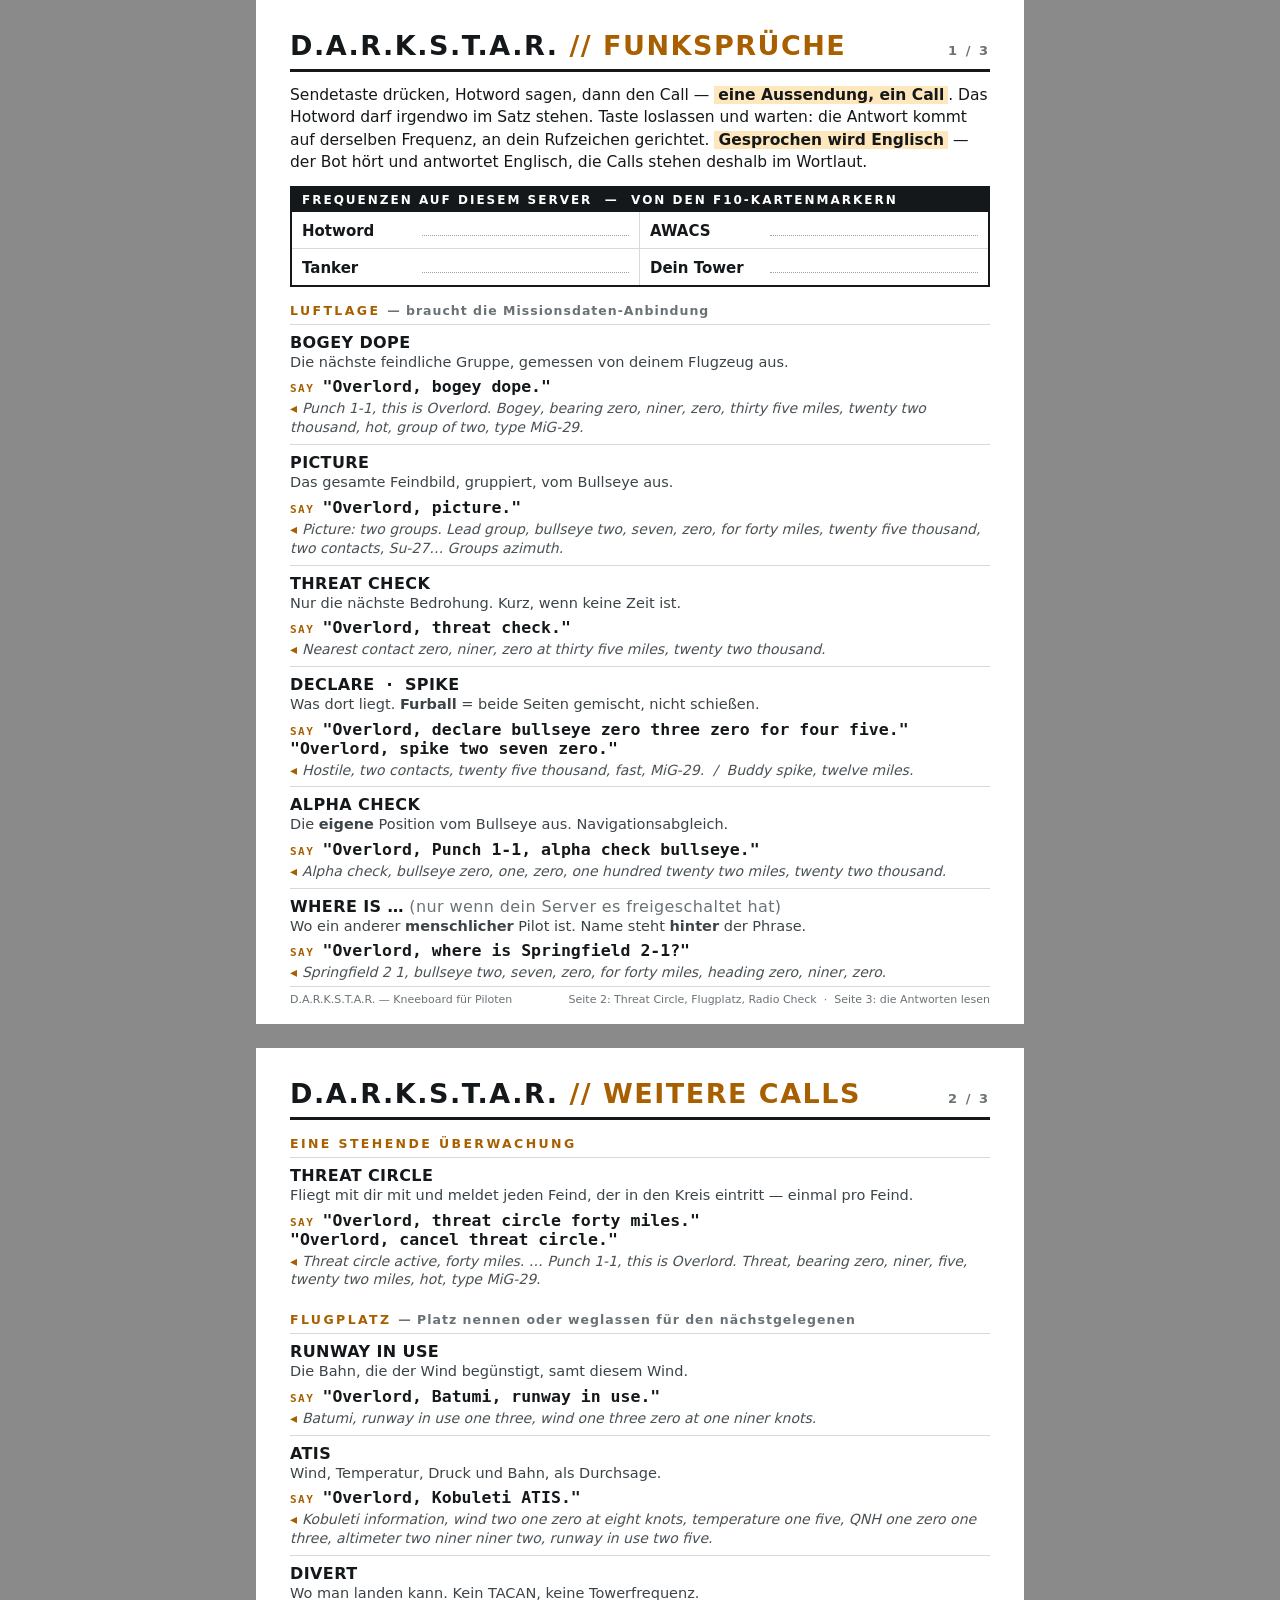
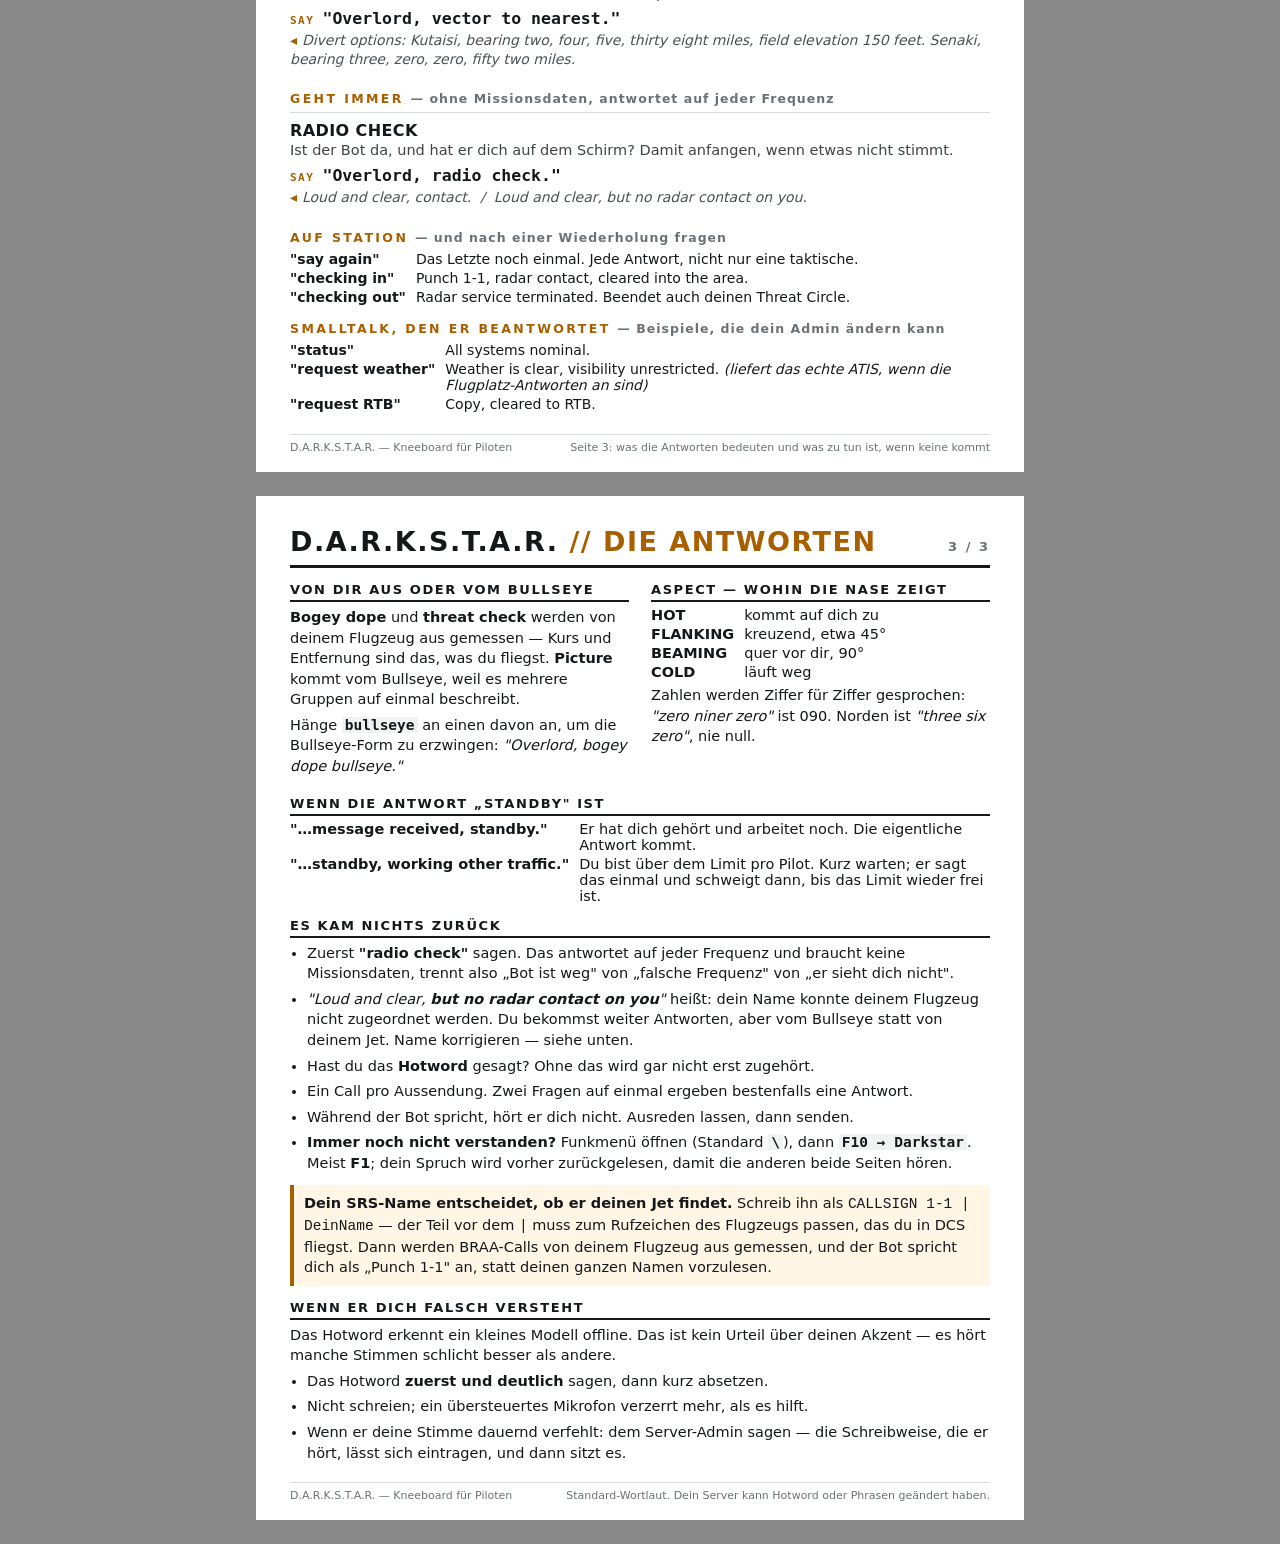
<file: docs/kneeboard/darkstar-kneeboard-de.html>
<!DOCTYPE html>
<html lang="de">
<head>
<meta charset="utf-8">
<title>D.A.R.K.S.T.A.R. Kneeboard (Deutsch)</title>
<!--
  Die Pilotenseite: was man dem Bot sagt und was zurueckkommt. Die deutsche Fassung.

  WICHTIG: Die Calls selbst bleiben Englisch. Der Bot hoert Englisch und antwortet Englisch -
  eine uebersetzte Ausloesephrase wuerde schlicht nicht erkannt. Uebersetzt ist alles, was
  erklaert; woertlich bleibt alles, was gesagt oder gehoert wird.

  This is the SOURCE. The two PNGs next to it are what goes into DCS, and build-kneeboard.sh
  regenerates them from this file - edit here, re-render, never edit the PNGs.

  Two pages at 768x1024 CSS pixels, rendered at twice that (1536x2048), which is the size DCS
  uses for a kneeboard page. Everything is sized for a cockpit rather than for a monitor: a
  kneeboard is read at a glance, at an angle, while somebody is shooting at you.

  Light background on purpose. It prints as a handout without emptying a cartridge, and it is the
  more legible of the two in a daylit cockpit; the project's dark interface colours would do the
  opposite of both.

  The frequency box is deliberately empty: frequencies are per server, and a number printed here
  that does not match your SRS is worse than a blank line. Fill it in before you hand this out -
  the values are on the F10 map markers the bot writes at mission start.
-->
<style>
  @page { size: 768px 1024px; margin: 0; }

  html, body { margin: 0; padding: 0; background: #8a8a8a; }

  body {
    font-family: "Segoe UI", Tahoma, "DejaVu Sans", Arial, sans-serif;
    color: #14181a;
    -webkit-font-smoothing: antialiased;
  }

  .page {
    position: relative;
    box-sizing: border-box;
    width: 768px;
    height: 1024px;
    padding: 30px 34px 26px;
    background: #ffffff;
    margin: 0 auto 24px;
    overflow: hidden;
  }

  /* Rendering one page at a time: the script below sets this from the URL fragment. With no
     fragment both pages are shown, which is what a browser or a print preview should do. */
  html.only-1 .page:not(#p1), html.only-2 .page:not(#p2),
  html.only-3 .page:not(#p3) { display: none; }
  html.only-1 .page, html.only-2 .page, html.only-3 .page { margin: 0 auto; }

  /* Measuring mode: the page grows with its content instead of clipping it, so the renderer can
     see whether anything would have been cut off. A kneeboard that silently loses its last two
     calls is worse than no kneeboard. */
  html.measure .page { height: auto; min-height: 0; }

  /* ---- masthead ---- */
  .top { display: flex; align-items: baseline; justify-content: space-between;
         border-bottom: 3px solid #14181a; padding-bottom: 8px; }
  .wordmark { font-size: 27px; font-weight: 700; letter-spacing: 1.5px; }
  .wordmark span { color: #a85f00; }
  .pagetag { white-space: nowrap; font-size: 13px; font-weight: 700; letter-spacing: 2px; color: #6a7276; }

  .lede { font-size: 15.5px; line-height: 1.45; margin: 12px 0 0; }
  .lede b { background: #ffe7bd; padding: 0 4px; }

  /* ---- the fill-in frequency box ---- */
  .freqbox { border: 2px solid #14181a; margin-top: 12px; }
  .freqbox h2 { margin: 0; font-size: 12px; letter-spacing: 2px; background: #14181a;
                color: #fff; padding: 5px 10px; font-weight: 700; }
  .freqrows { display: grid; grid-template-columns: 1fr 1fr; }
  .freqrow { display: flex; align-items: baseline; gap: 8px; padding: 8px 10px;
             border-top: 1px solid #d7dadb; font-size: 15px; }
  .freqrow:nth-child(1), .freqrow:nth-child(2) { border-top: 0; }
  .freqrow:nth-child(odd) { border-right: 1px solid #d7dadb; }
  .freqrow .who { font-weight: 700; min-width: 112px; }
  .freqrow .dots { flex: 1; border-bottom: 1px dotted #9aa1a4; height: 15px; }

  /* ---- call list ---- */
  h2.section { font-size: 12.5px; letter-spacing: 2.4px; color: #a85f00;
               margin: 16px 0 6px; font-weight: 700; }
  h2.section .need { color: #6a7276; letter-spacing: 1px; font-weight: 600; }

  .call { border-top: 1px solid #d7dadb; padding: 8px 0 7px; }
  .call:first-of-type { border-top: 2px solid #14181a; }
  .call .name { font-size: 16px; font-weight: 700; letter-spacing: 0.4px; }
  .call .what { font-size: 14.5px; color: #3c4448; margin-top: 1px; line-height: 1.35; }
  .say { font-family: Consolas, "DejaVu Sans Mono", monospace; font-size: 16.5px;
         font-weight: 700; margin-top: 5px; }
  .say::before { content: "SAY  "; color: #a85f00; font-size: 11px; letter-spacing: 1.5px; }
  .reply { font-size: 14px; color: #4a5155; font-style: italic; margin-top: 3px; line-height: 1.35; }
  .reply::before { content: "◂ "; font-style: normal; color: #a85f00; font-weight: 700; }
  .opt { font-style: normal; color: #6a7276; font-weight: 400; }

  /* ---- page 2 blocks ---- */
  .grid2 { display: grid; grid-template-columns: 1fr 1fr; gap: 0 22px; }
  .block { margin-top: 14px; }
  .block h3 { font-size: 13px; letter-spacing: 1.6px; margin: 0 0 5px;
              border-bottom: 2px solid #14181a; padding-bottom: 3px; }
  .block p, .block li { font-size: 14.5px; line-height: 1.42; margin: 5px 0; }
  .block ul { margin: 4px 0; padding-left: 17px; }
  .block code { font-family: Consolas, "DejaVu Sans Mono", monospace; font-weight: 700;
                background: #f0f2f3; padding: 0 3px; }
  .kv { display: grid; grid-template-columns: auto 1fr; gap: 3px 10px; font-size: 14.5px;
        margin-top: 4px; }
  .kv b { white-space: nowrap; }

  .warn { border-left: 4px solid #a85f00; background: #fff6e6; padding: 8px 10px; margin-top: 12px; }
  .warn p { margin: 0; font-size: 14.5px; line-height: 1.42; }

  .foot { position: absolute; left: 34px; right: 34px; bottom: 18px;
          border-top: 1px solid #d7dadb; padding-top: 6px;
          font-size: 11px; color: #6a7276; display: flex; justify-content: space-between; }
</style>
</head>
<body>

<!-- ======================= PAGE 1 — WHAT TO SAY ======================= -->
<section class="page" id="p1">
  <div class="top">
    <div class="wordmark">D.A.R.K.S.T.A.R. <span>// FUNKSPRÜCHE</span></div>
    <div class="pagetag">1 / 3</div>
  </div>

  <p class="lede">
    Sendetaste drücken, Hotword sagen, dann den Call — <b>eine Aussendung, ein Call</b>.
    Das Hotword darf irgendwo im Satz stehen. Taste loslassen und warten: die Antwort kommt auf
    derselben Frequenz, an dein Rufzeichen gerichtet. <b>Gesprochen wird Englisch</b> — der Bot
    hört und antwortet Englisch, die Calls stehen deshalb im Wortlaut.
  </p>

  <div class="freqbox">
    <h2>FREQUENZEN AUF DIESEM SERVER &nbsp;—&nbsp; VON DEN F10-KARTENMARKERN</h2>
    <div class="freqrows">
      <div class="freqrow"><span class="who">Hotword</span><span class="dots"></span></div>
      <div class="freqrow"><span class="who">AWACS</span><span class="dots"></span></div>
      <div class="freqrow"><span class="who">Tanker</span><span class="dots"></span></div>
      <div class="freqrow"><span class="who">Dein Tower</span><span class="dots"></span></div>
    </div>
  </div>

  <h2 class="section">LUFTLAGE <span class="need">— braucht die Missionsdaten-Anbindung</span></h2>

  <div class="call">
    <div class="name">BOGEY DOPE</div>
    <div class="what">Die nächste feindliche Gruppe, gemessen von deinem Flugzeug aus.</div>
    <div class="say">"Overlord, bogey dope."</div>
    <div class="reply">Punch 1-1, this is Overlord. Bogey, bearing zero, niner, zero, thirty five
      miles, twenty two thousand, hot, group of two, type MiG-29.</div>
  </div>

  <div class="call">
    <div class="name">PICTURE</div>
    <div class="what">Das gesamte Feindbild, gruppiert, vom Bullseye aus.</div>
    <div class="say">"Overlord, picture."</div>
    <div class="reply">Picture: two groups. Lead group, bullseye two, seven, zero, for forty miles,
      twenty five thousand, two contacts, Su-27… Groups azimuth.</div>
  </div>

  <div class="call">
    <div class="name">THREAT CHECK</div>
    <div class="what">Nur die nächste Bedrohung. Kurz, wenn keine Zeit ist.</div>
    <div class="say">"Overlord, threat check."</div>
    <div class="reply">Nearest contact zero, niner, zero at thirty five miles, twenty two thousand.</div>
  </div>

  <div class="call">
    <div class="name">DECLARE &nbsp;·&nbsp; SPIKE</div>
    <div class="what">Was dort liegt. <b>Furball</b> = beide Seiten gemischt, nicht schießen.</div>
    <div class="say">"Overlord, declare bullseye zero three zero for four five."<br>"Overlord, spike two seven zero."</div>
    <div class="reply">Hostile, two contacts, twenty five thousand, fast, MiG-29. &nbsp;/&nbsp; Buddy spike, twelve miles.</div>
  </div>

  <div class="call">
    <div class="name">ALPHA CHECK</div>
    <div class="what">Die <b>eigene</b> Position vom Bullseye aus. Navigationsabgleich.</div>
    <div class="say">"Overlord, Punch 1-1, alpha check bullseye."</div>
    <div class="reply">Alpha check, bullseye zero, one, zero, one hundred twenty two miles,
      twenty two thousand.</div>
  </div>


  <div class="call">
    <div class="name">WHERE IS …<span class="opt"> (nur wenn dein Server es freigeschaltet hat)</span></div>
    <div class="what">Wo ein anderer <b>menschlicher</b> Pilot ist. Name steht <b>hinter</b> der Phrase.</div>
    <div class="say">"Overlord, where is Springfield 2-1?"</div>
    <div class="reply">Springfield 2 1, bullseye two, seven, zero, for forty miles, heading zero, niner, zero.</div>
  </div>


  <div class="foot">
    <span>D.A.R.K.S.T.A.R. — Kneeboard für Piloten</span>
    <span>Seite 2: Threat Circle, Flugplatz, Radio Check &nbsp;·&nbsp; Seite 3: die Antworten lesen</span>
  </div>
</section>

<!-- ======================= PAGE 2 — POSITION, WATCH, AIRFIELD ======================= -->
<section class="page" id="p2">
  <div class="top">
    <div class="wordmark">D.A.R.K.S.T.A.R. <span>// WEITERE CALLS</span></div>
    <div class="pagetag">2 / 3</div>
  </div>

  <h2 class="section">EINE STEHENDE ÜBERWACHUNG</h2>

  <div class="call">
    <div class="name">THREAT CIRCLE</div>
    <div class="what">Fliegt mit dir mit und meldet jeden Feind, der in den Kreis eintritt — einmal pro Feind.</div>
    <div class="say">"Overlord, threat circle forty miles."<br>"Overlord, cancel threat circle."</div>
    <div class="reply">Threat circle active, forty miles. … Punch 1-1, this is Overlord. Threat,
      bearing zero, niner, five, twenty two miles, hot, type MiG-29.</div>
  </div>

  <h2 class="section">FLUGPLATZ <span class="need">— Platz nennen oder weglassen für den nächstgelegenen</span></h2>

  <div class="call">
    <div class="name">RUNWAY IN USE</div>
    <div class="what">Die Bahn, die der Wind begünstigt, samt diesem Wind.</div>
    <div class="say">"Overlord, Batumi, runway in use."</div>
    <div class="reply">Batumi, runway in use one three, wind one three zero at one niner knots.</div>
  </div>

  <div class="call">
    <div class="name">ATIS</div>
    <div class="what">Wind, Temperatur, Druck und Bahn, als Durchsage.</div>
    <div class="say">"Overlord, Kobuleti ATIS."</div>
    <div class="reply">Kobuleti information, wind two one zero at eight knots, temperature one five,
      QNH one zero one three, altimeter two niner niner two, runway in use two five.</div>
  </div>

  <div class="call">
    <div class="name">DIVERT</div>
    <div class="what">Wo man landen kann. Kein TACAN, keine Towerfrequenz.</div>
    <div class="say">"Overlord, vector to nearest."</div>
    <div class="reply">Divert options: Kutaisi, bearing two, four, five, thirty eight miles, field
      elevation 150 feet. Senaki, bearing three, zero, zero, fifty two miles.</div>
  </div>

  <h2 class="section">GEHT IMMER <span class="need">— ohne Missionsdaten, antwortet auf jeder Frequenz</span></h2>

  <div class="call">
    <div class="name">RADIO CHECK</div>
    <div class="what">Ist der Bot da, und hat er dich auf dem Schirm? Damit anfangen, wenn etwas
      nicht stimmt.</div>
    <div class="say">"Overlord, radio check."</div>
    <div class="reply">Loud and clear, contact. &nbsp;/&nbsp; Loud and clear, but no radar contact on you.</div>
  </div>

  <h2 class="section">AUF STATION <span class="need">— und nach einer Wiederholung fragen</span></h2>
  <div class="kv" style="font-size:14px;margin-top:6px">
    <b>"say again"</b><span>Das Letzte noch einmal. Jede Antwort, nicht nur eine taktische.</span>
    <b>"checking in"</b><span>Punch 1-1, radar contact, cleared into the area.</span>
    <b>"checking out"</b><span>Radar service terminated. Beendet auch deinen Threat Circle.</span>
  </div>

  <h2 class="section">SMALLTALK, DEN ER BEANTWORTET <span class="need">— Beispiele, die dein Admin ändern kann</span></h2>
  <div class="kv" style="font-size:14px;margin-top:6px">
    <b>"status"</b><span>All systems nominal.</span>
    <b>"request weather"</b><span>Weather is clear, visibility unrestricted. <i>(liefert das echte ATIS, wenn die Flugplatz-Antworten an sind)</i></span>
    <b>"request RTB"</b><span>Copy, cleared to RTB.</span>
  </div>

  <div class="foot">
    <span>D.A.R.K.S.T.A.R. — Kneeboard für Piloten</span>
    <span>Seite 3: was die Antworten bedeuten und was zu tun ist, wenn keine kommt</span>
  </div>
</section>

<!-- ======================= PAGE 3 — READING THE ANSWER ======================= -->
<section class="page" id="p3">
  <div class="top">
    <div class="wordmark">D.A.R.K.S.T.A.R. <span>// DIE ANTWORTEN</span></div>
    <div class="pagetag">3 / 3</div>
  </div>

  <div class="grid2">
    <div class="block">
      <h3>VON DIR AUS ODER VOM BULLSEYE</h3>
      <p><b>Bogey dope</b> und <b>threat check</b> werden von deinem Flugzeug aus gemessen — Kurs
        und Entfernung sind das, was du fliegst. <b>Picture</b> kommt vom Bullseye, weil es mehrere
        Gruppen auf einmal beschreibt.</p>
      <p>Hänge <code>bullseye</code> an einen davon an, um die Bullseye-Form zu erzwingen:
        <i>"Overlord, bogey dope bullseye."</i></p>
    </div>

    <div class="block">
      <h3>ASPECT — WOHIN DIE NASE ZEIGT</h3>
      <div class="kv">
        <b>HOT</b><span>kommt auf dich zu</span>
        <b>FLANKING</b><span>kreuzend, etwa 45°</span>
        <b>BEAMING</b><span>quer vor dir, 90°</span>
        <b>COLD</b><span>läuft weg</span>
      </div>
      <p>Zahlen werden Ziffer für Ziffer gesprochen: <i>"zero niner zero"</i> ist 090. Norden ist
        <i>"three six zero"</i>, nie null.</p>
    </div>
  </div>

  <div class="block">
    <h3>WENN DIE ANTWORT „STANDBY" IST</h3>
    <div class="kv">
      <b>"…message received, standby."</b>
      <span>Er hat dich gehört und arbeitet noch. Die eigentliche Antwort kommt.</span>
      <b>"…standby, working other traffic."</b>
      <span>Du bist über dem Limit pro Pilot. Kurz warten; er sagt das einmal und schweigt dann,
        bis das Limit wieder frei ist.</span>
    </div>
  </div>

  <div class="block">
    <h3>ES KAM NICHTS ZURÜCK</h3>
    <ul>
      <li>Zuerst <b>"radio check"</b> sagen. Das antwortet auf jeder Frequenz und braucht keine
        Missionsdaten, trennt also „Bot ist weg" von „falsche Frequenz" von „er sieht dich
        nicht".</li>
      <li><i>"Loud and clear, <b>but no radar contact on you</b>"</i> heißt: dein Name konnte deinem
        Flugzeug nicht zugeordnet werden. Du bekommst weiter Antworten, aber vom Bullseye statt
        von deinem Jet. Name korrigieren — siehe unten.</li>
      <li>Hast du das <b>Hotword</b> gesagt? Ohne das wird gar nicht erst zugehört.</li>
      <li>Ein Call pro Aussendung. Zwei Fragen auf einmal ergeben bestenfalls eine Antwort.</li>
      <li>Während der Bot spricht, hört er dich nicht. Ausreden lassen, dann senden.</li>
      <li><b>Immer noch nicht verstanden?</b> Funkmen&uuml; &ouml;ffnen (Standard <code>\</code>), dann
        <code>F10 &rarr; Darkstar</code>. Meist <b>F1</b>; dein Spruch wird vorher zur&uuml;ckgelesen,
        damit die anderen beide Seiten h&ouml;ren.</li>
    </ul>
  </div>

  <div class="warn">
    <p><b>Dein SRS-Name entscheidet, ob er deinen Jet findet.</b> Schreib ihn als
      <code>CALLSIGN 1-1 | DeinName</code> — der Teil vor dem <code>|</code> muss zum Rufzeichen
      des Flugzeugs passen, das du in DCS fliegst. Dann werden BRAA-Calls von deinem Flugzeug aus
      gemessen, und der Bot spricht dich als „Punch 1-1" an, statt deinen ganzen Namen
      vorzulesen.</p>
  </div>

  <div>
    <div class="block">
      <h3>WENN ER DICH FALSCH VERSTEHT</h3>
      <p>Das Hotword erkennt ein kleines Modell offline. Das ist kein Urteil über deinen Akzent —
        es hört manche Stimmen schlicht besser als andere.</p>
      <ul>
        <li>Das Hotword <b>zuerst und deutlich</b> sagen, dann kurz absetzen.</li>
        <li>Nicht schreien; ein übersteuertes Mikrofon verzerrt mehr, als es hilft.</li>
        <li>Wenn er deine Stimme dauernd verfehlt: dem Server-Admin sagen — die Schreibweise, die er
          hört, lässt sich eintragen, und dann sitzt es.</li>
      </ul>
    </div>
  </div>

  <div class="foot">
    <span>D.A.R.K.S.T.A.R. — Kneeboard für Piloten</span>
    <span>Standard-Wortlaut. Dein Server kann Hotword oder Phrasen geändert haben.</span>
  </div>
</section>

<script>
  // Lets the renderer grab one page at a time (…#p1), and measure it with the height released
  // (…#p1-measure) so an overflow can be detected instead of being silently cut off. Without a
  // fragment all three pages show, which is what you want in a browser and in a print preview.
  var hash = location.hash.replace('#', '');
  var measuring = hash.endsWith('-measure');
  var page = hash.replace('-measure', '').replace('p', '');

  if (page === '1' || page === '2' || page === '3') {
    document.documentElement.className = 'only-' + page + (measuring ? ' measure' : '');
  }
</script>
</body>
</html>
</file>
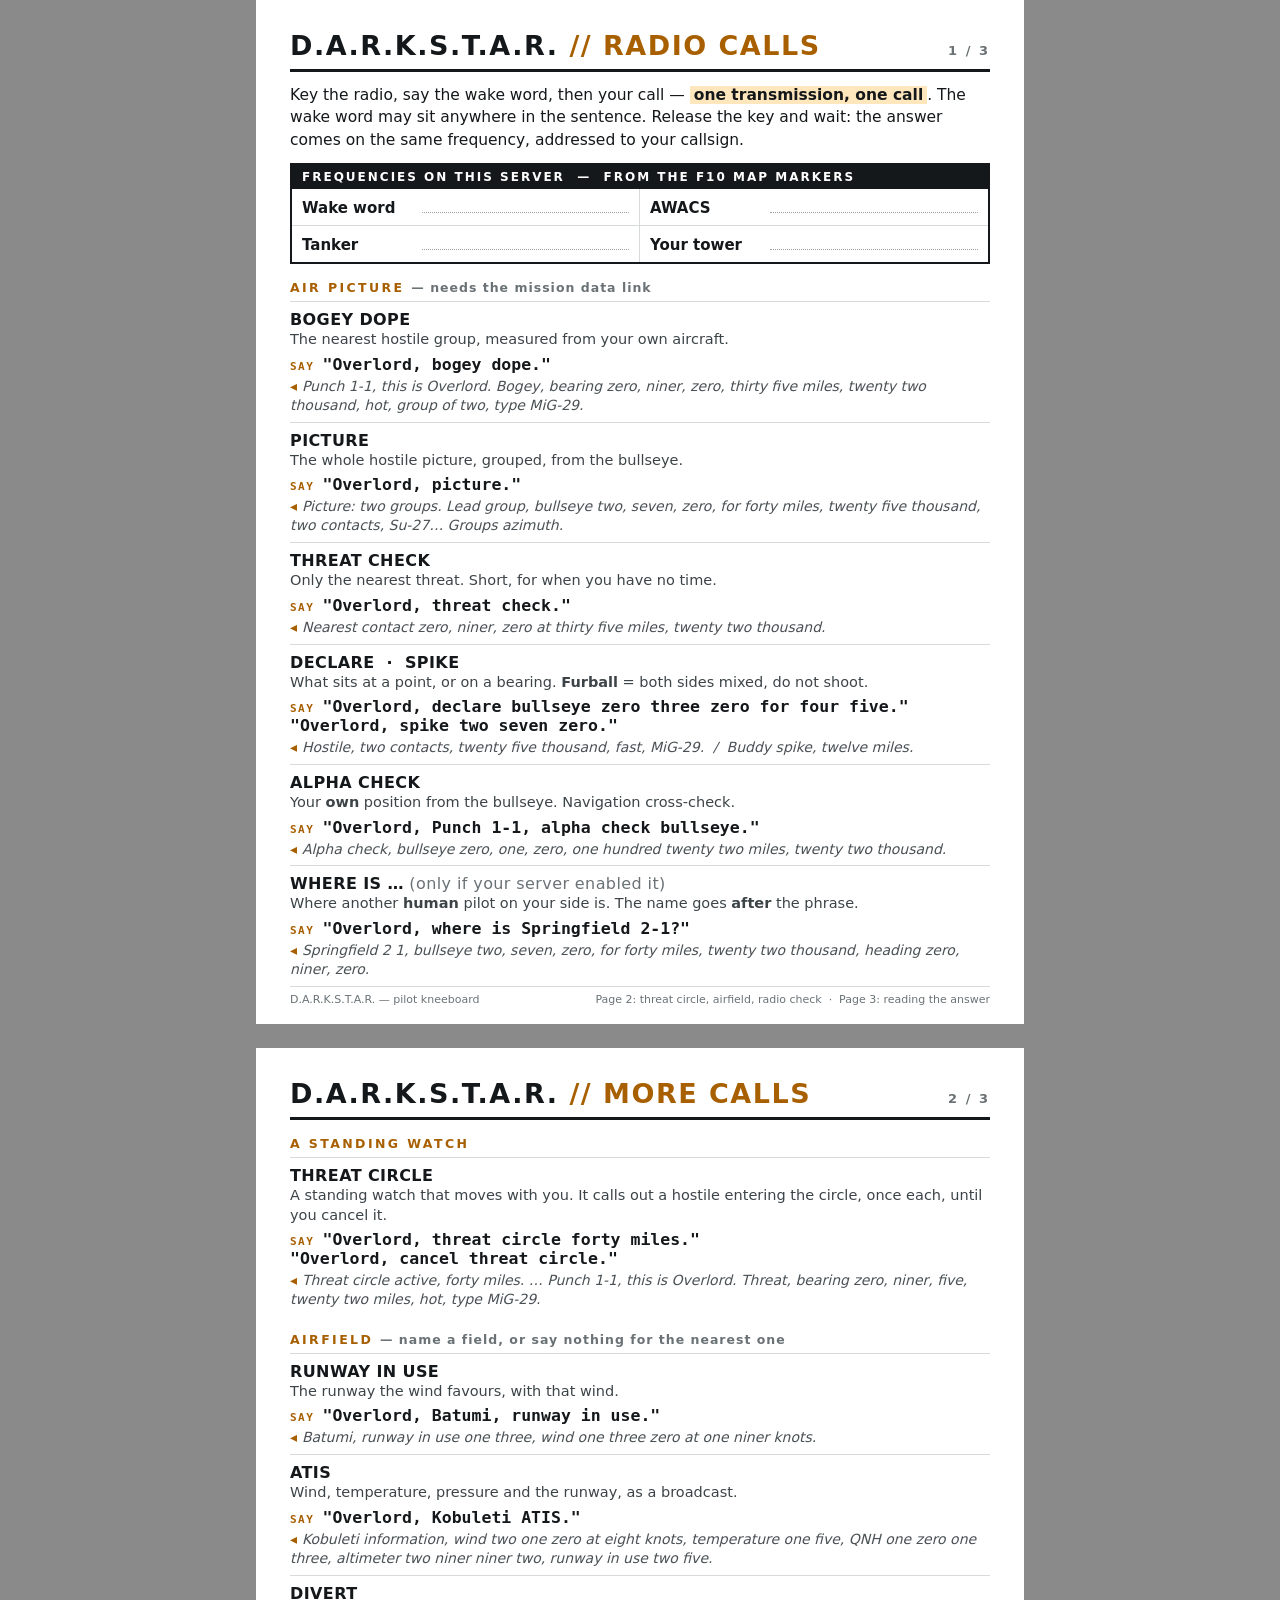
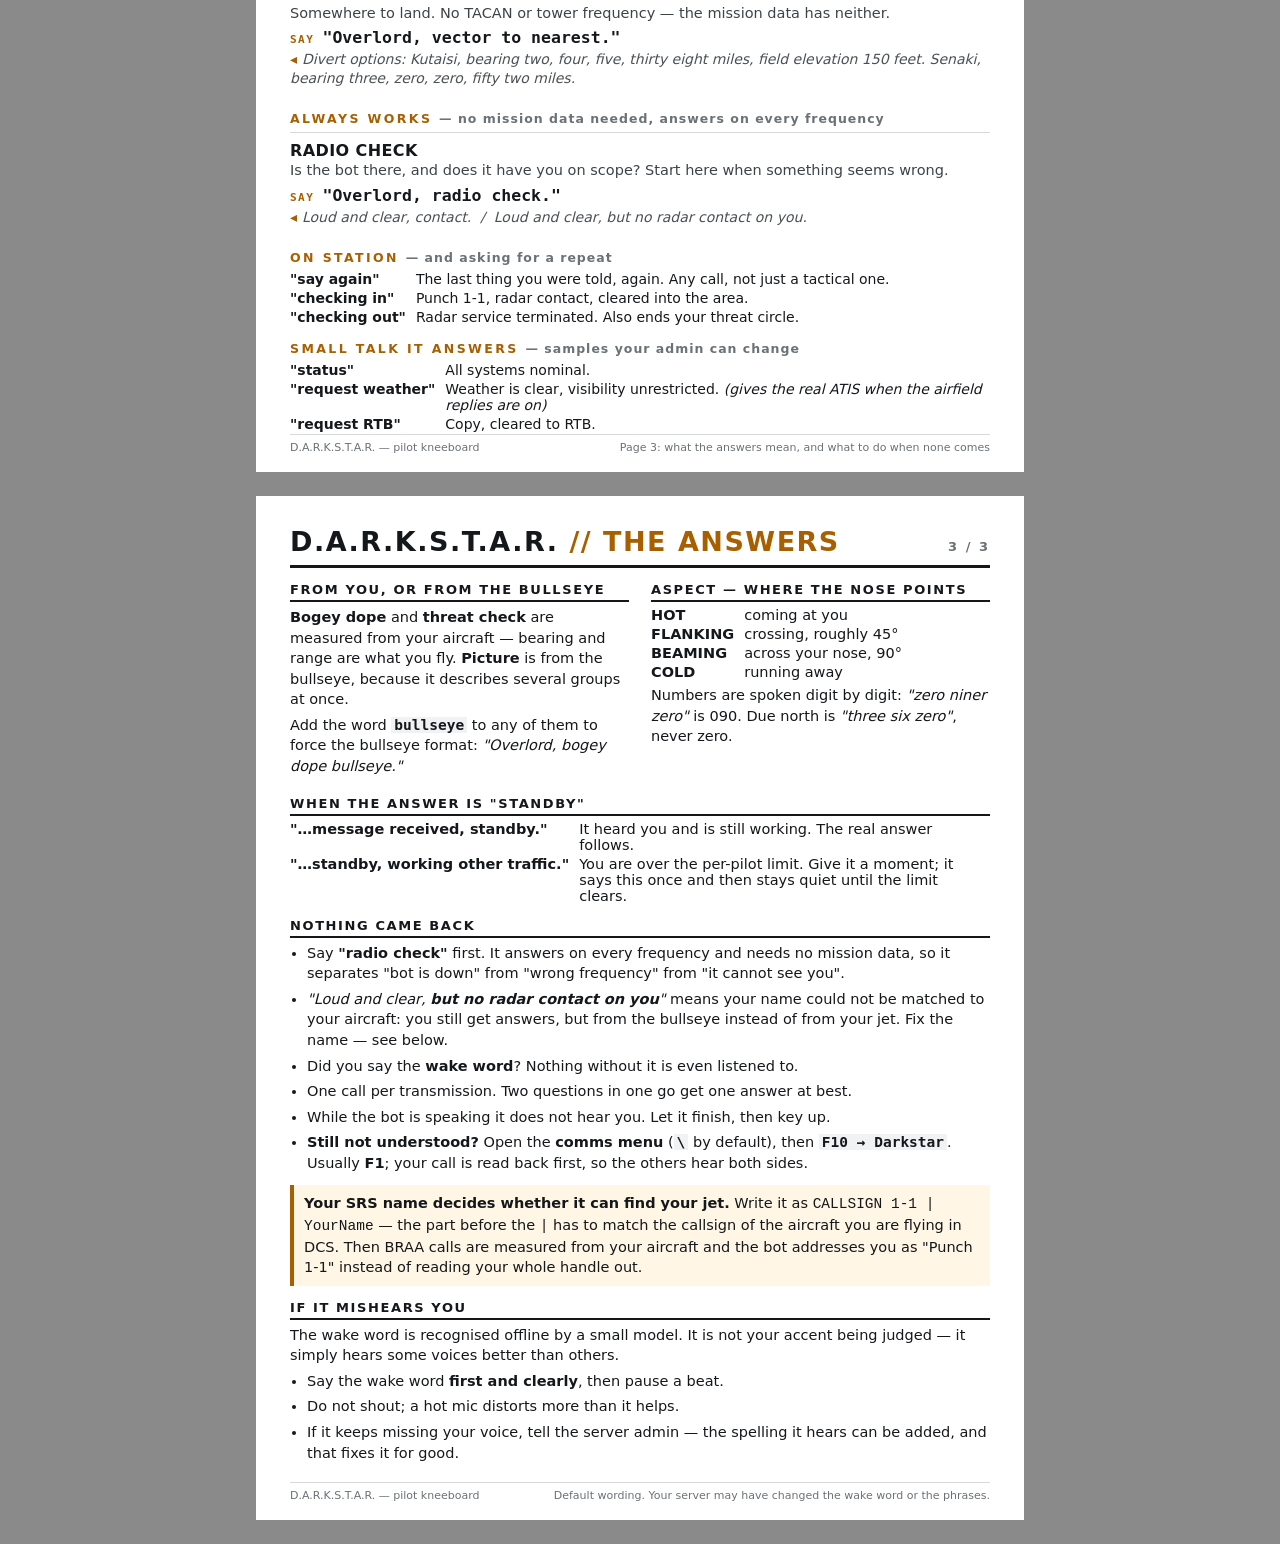
<file: docs/kneeboard/darkstar-kneeboard-en.html>
<!DOCTYPE html>
<html lang="en">
<head>
<meta charset="utf-8">
<title>D.A.R.K.S.T.A.R. Kneeboard</title>
<!--
  The pilots' page: what to say to the bot, and what comes back.

  This is the SOURCE. The two PNGs next to it are what goes into DCS, and build-kneeboard.sh
  regenerates them from this file - edit here, re-render, never edit the PNGs.

  Two pages at 768x1024 CSS pixels, rendered at twice that (1536x2048), which is the size DCS
  uses for a kneeboard page. Everything is sized for a cockpit rather than for a monitor: a
  kneeboard is read at a glance, at an angle, while somebody is shooting at you.

  Light background on purpose. It prints as a handout without emptying a cartridge, and it is the
  more legible of the two in a daylit cockpit; the project's dark interface colours would do the
  opposite of both.

  The frequency box is deliberately empty: frequencies are per server, and a number printed here
  that does not match your SRS is worse than a blank line. Fill it in before you hand this out -
  the values are on the F10 map markers the bot writes at mission start.
-->
<style>
  @page { size: 768px 1024px; margin: 0; }

  html, body { margin: 0; padding: 0; background: #8a8a8a; }

  body {
    font-family: "Segoe UI", Tahoma, "DejaVu Sans", Arial, sans-serif;
    color: #14181a;
    -webkit-font-smoothing: antialiased;
  }

  .page {
    position: relative;
    box-sizing: border-box;
    width: 768px;
    height: 1024px;
    padding: 30px 34px 26px;
    background: #ffffff;
    margin: 0 auto 24px;
    overflow: hidden;
  }

  /* Rendering one page at a time: the script below sets this from the URL fragment. With no
     fragment both pages are shown, which is what a browser or a print preview should do. */
  html.only-1 .page:not(#p1), html.only-2 .page:not(#p2),
  html.only-3 .page:not(#p3) { display: none; }
  html.only-1 .page, html.only-2 .page, html.only-3 .page { margin: 0 auto; }

  /* Measuring mode: the page grows with its content instead of clipping it, so the renderer can
     see whether anything would have been cut off. A kneeboard that silently loses its last two
     calls is worse than no kneeboard. */
  html.measure .page { height: auto; min-height: 0; }

  /* ---- masthead ---- */
  .top { display: flex; align-items: baseline; justify-content: space-between;
         border-bottom: 3px solid #14181a; padding-bottom: 8px; }
  .wordmark { font-size: 27px; font-weight: 700; letter-spacing: 1.5px; }
  .wordmark span { color: #a85f00; }
  .pagetag { white-space: nowrap; font-size: 13px; font-weight: 700; letter-spacing: 2px; color: #6a7276; }

  .lede { font-size: 15.5px; line-height: 1.45; margin: 12px 0 0; }
  .lede b { background: #ffe7bd; padding: 0 4px; }

  /* ---- the fill-in frequency box ---- */
  .freqbox { border: 2px solid #14181a; margin-top: 12px; }
  .freqbox h2 { margin: 0; font-size: 12px; letter-spacing: 2px; background: #14181a;
                color: #fff; padding: 5px 10px; font-weight: 700; }
  .freqrows { display: grid; grid-template-columns: 1fr 1fr; }
  .freqrow { display: flex; align-items: baseline; gap: 8px; padding: 8px 10px;
             border-top: 1px solid #d7dadb; font-size: 15px; }
  .freqrow:nth-child(1), .freqrow:nth-child(2) { border-top: 0; }
  .freqrow:nth-child(odd) { border-right: 1px solid #d7dadb; }
  .freqrow .who { font-weight: 700; min-width: 112px; }
  .freqrow .dots { flex: 1; border-bottom: 1px dotted #9aa1a4; height: 15px; }

  /* ---- call list ---- */
  h2.section { font-size: 12.5px; letter-spacing: 2.4px; color: #a85f00;
               margin: 16px 0 6px; font-weight: 700; }
  h2.section .need { color: #6a7276; letter-spacing: 1px; font-weight: 600; }

  .call { border-top: 1px solid #d7dadb; padding: 8px 0 7px; }
  .call:first-of-type { border-top: 2px solid #14181a; }
  .call .name { font-size: 16px; font-weight: 700; letter-spacing: 0.4px; }
  .call .what { font-size: 14.5px; color: #3c4448; margin-top: 1px; line-height: 1.35; }
  .say { font-family: Consolas, "DejaVu Sans Mono", monospace; font-size: 16.5px;
         font-weight: 700; margin-top: 5px; }
  .say::before { content: "SAY  "; color: #a85f00; font-size: 11px; letter-spacing: 1.5px; }
  .reply { font-size: 14px; color: #4a5155; font-style: italic; margin-top: 3px; line-height: 1.35; }
  .reply::before { content: "◂ "; font-style: normal; color: #a85f00; font-weight: 700; }
  .opt { font-style: normal; color: #6a7276; font-weight: 400; }

  /* ---- page 2 blocks ---- */
  .grid2 { display: grid; grid-template-columns: 1fr 1fr; gap: 0 22px; }
  .block { margin-top: 14px; }
  .block h3 { font-size: 13px; letter-spacing: 1.6px; margin: 0 0 5px;
              border-bottom: 2px solid #14181a; padding-bottom: 3px; }
  .block p, .block li { font-size: 14.5px; line-height: 1.42; margin: 5px 0; }
  .block ul { margin: 4px 0; padding-left: 17px; }
  .block code { font-family: Consolas, "DejaVu Sans Mono", monospace; font-weight: 700;
                background: #f0f2f3; padding: 0 3px; }
  .kv { display: grid; grid-template-columns: auto 1fr; gap: 3px 10px; font-size: 14.5px;
        margin-top: 4px; }
  .kv b { white-space: nowrap; }

  .warn { border-left: 4px solid #a85f00; background: #fff6e6; padding: 8px 10px; margin-top: 12px; }
  .warn p { margin: 0; font-size: 14.5px; line-height: 1.42; }

  .foot { position: absolute; left: 34px; right: 34px; bottom: 18px;
          border-top: 1px solid #d7dadb; padding-top: 6px;
          font-size: 11px; color: #6a7276; display: flex; justify-content: space-between; }
</style>
</head>
<body>

<!-- ======================= PAGE 1 — WHAT TO SAY ======================= -->
<section class="page" id="p1">
  <div class="top">
    <div class="wordmark">D.A.R.K.S.T.A.R. <span>// RADIO CALLS</span></div>
    <div class="pagetag">1 / 3</div>
  </div>

  <p class="lede">
    Key the radio, say the wake word, then your call — <b>one transmission, one call</b>.
    The wake word may sit anywhere in the sentence. Release the key and wait: the answer comes
    on the same frequency, addressed to your callsign.
  </p>

  <div class="freqbox">
    <h2>FREQUENCIES ON THIS SERVER &nbsp;—&nbsp; FROM THE F10 MAP MARKERS</h2>
    <div class="freqrows">
      <div class="freqrow"><span class="who">Wake word</span><span class="dots"></span></div>
      <div class="freqrow"><span class="who">AWACS</span><span class="dots"></span></div>
      <div class="freqrow"><span class="who">Tanker</span><span class="dots"></span></div>
      <div class="freqrow"><span class="who">Your tower</span><span class="dots"></span></div>
    </div>
  </div>

  <h2 class="section">AIR PICTURE <span class="need">— needs the mission data link</span></h2>

  <div class="call">
    <div class="name">BOGEY DOPE</div>
    <div class="what">The nearest hostile group, measured from your own aircraft.</div>
    <div class="say">"Overlord, bogey dope."</div>
    <div class="reply">Punch 1-1, this is Overlord. Bogey, bearing zero, niner, zero, thirty five
      miles, twenty two thousand, hot, group of two, type MiG-29.</div>
  </div>

  <div class="call">
    <div class="name">PICTURE</div>
    <div class="what">The whole hostile picture, grouped, from the bullseye.</div>
    <div class="say">"Overlord, picture."</div>
    <div class="reply">Picture: two groups. Lead group, bullseye two, seven, zero, for forty miles,
      twenty five thousand, two contacts, Su-27… Groups azimuth.</div>
  </div>

  <div class="call">
    <div class="name">THREAT CHECK</div>
    <div class="what">Only the nearest threat. Short, for when you have no time.</div>
    <div class="say">"Overlord, threat check."</div>
    <div class="reply">Nearest contact zero, niner, zero at thirty five miles, twenty two thousand.</div>
  </div>

  <div class="call">
    <div class="name">DECLARE &nbsp;·&nbsp; SPIKE</div>
    <div class="what">What sits at a point, or on a bearing. <b>Furball</b> = both sides mixed, do not shoot.</div>
    <div class="say">"Overlord, declare bullseye zero three zero for four five."<br>"Overlord, spike two seven zero."</div>
    <div class="reply">Hostile, two contacts, twenty five thousand, fast, MiG-29. &nbsp;/&nbsp; Buddy spike, twelve miles.</div>
  </div>

  <div class="call">
    <div class="name">ALPHA CHECK</div>
    <div class="what">Your <b>own</b> position from the bullseye. Navigation cross-check.</div>
    <div class="say">"Overlord, Punch 1-1, alpha check bullseye."</div>
    <div class="reply">Alpha check, bullseye zero, one, zero, one hundred twenty two miles,
      twenty two thousand.</div>
  </div>


  <div class="call">
    <div class="name">WHERE IS …<span class="opt"> (only if your server enabled it)</span></div>
    <div class="what">Where another <b>human</b> pilot on your side is. The name goes
      <b>after</b> the phrase.</div>
    <div class="say">"Overlord, where is Springfield 2-1?"</div>
    <div class="reply">Springfield 2 1, bullseye two, seven, zero, for forty miles, twenty two
      thousand, heading zero, niner, zero.</div>
  </div>


  <div class="foot">
    <span>D.A.R.K.S.T.A.R. — pilot kneeboard</span>
    <span>Page 2: threat circle, airfield, radio check &nbsp;·&nbsp; Page 3: reading the answer</span>
  </div>
</section>

<!-- ======================= PAGE 2 — POSITION, WATCH, AIRFIELD ======================= -->
<section class="page" id="p2">
  <div class="top">
    <div class="wordmark">D.A.R.K.S.T.A.R. <span>// MORE CALLS</span></div>
    <div class="pagetag">2 / 3</div>
  </div>

  <h2 class="section">A STANDING WATCH</h2>

  <div class="call">
    <div class="name">THREAT CIRCLE</div>
    <div class="what">A standing watch that moves with you. It calls out a hostile entering the
      circle, once each, until you cancel it.</div>
    <div class="say">"Overlord, threat circle forty miles."<br>"Overlord, cancel threat circle."</div>
    <div class="reply">Threat circle active, forty miles. … Punch 1-1, this is Overlord. Threat,
      bearing zero, niner, five, twenty two miles, hot, type MiG-29.</div>
  </div>

  <h2 class="section">AIRFIELD <span class="need">— name a field, or say nothing for the nearest one</span></h2>

  <div class="call">
    <div class="name">RUNWAY IN USE</div>
    <div class="what">The runway the wind favours, with that wind.</div>
    <div class="say">"Overlord, Batumi, runway in use."</div>
    <div class="reply">Batumi, runway in use one three, wind one three zero at one niner knots.</div>
  </div>

  <div class="call">
    <div class="name">ATIS</div>
    <div class="what">Wind, temperature, pressure and the runway, as a broadcast.</div>
    <div class="say">"Overlord, Kobuleti ATIS."</div>
    <div class="reply">Kobuleti information, wind two one zero at eight knots, temperature one five,
      QNH one zero one three, altimeter two niner niner two, runway in use two five.</div>
  </div>

  <div class="call">
    <div class="name">DIVERT</div>
    <div class="what">Somewhere to land. No TACAN or tower frequency — the mission data has
      neither.</div>
    <div class="say">"Overlord, vector to nearest."</div>
    <div class="reply">Divert options: Kutaisi, bearing two, four, five, thirty eight miles, field
      elevation 150 feet. Senaki, bearing three, zero, zero, fifty two miles.</div>
  </div>

  <h2 class="section">ALWAYS WORKS <span class="need">— no mission data needed, answers on every frequency</span></h2>

  <div class="call">
    <div class="name">RADIO CHECK</div>
    <div class="what">Is the bot there, and does it have you on scope? Start here when something
      seems wrong.</div>
    <div class="say">"Overlord, radio check."</div>
    <div class="reply">Loud and clear, contact. &nbsp;/&nbsp; Loud and clear, but no radar contact on you.</div>
  </div>

  <h2 class="section">ON STATION <span class="need">— and asking for a repeat</span></h2>
  <div class="kv" style="font-size:14px;margin-top:6px">
    <b>"say again"</b><span>The last thing you were told, again. Any call, not just a tactical one.</span>
    <b>"checking in"</b><span>Punch 1-1, radar contact, cleared into the area.</span>
    <b>"checking out"</b><span>Radar service terminated. Also ends your threat circle.</span>
  </div>

  <h2 class="section">SMALL TALK IT ANSWERS <span class="need">— samples your admin can change</span></h2>
  <div class="kv" style="font-size:14px;margin-top:6px">
    <b>"status"</b><span>All systems nominal.</span>
    <b>"request weather"</b><span>Weather is clear, visibility unrestricted. <i>(gives the real ATIS when the airfield replies are on)</i></span>
    <b>"request RTB"</b><span>Copy, cleared to RTB.</span>
  </div>

  <div class="foot">
    <span>D.A.R.K.S.T.A.R. — pilot kneeboard</span>
    <span>Page 3: what the answers mean, and what to do when none comes</span>
  </div>
</section>

<!-- ======================= PAGE 3 — READING THE ANSWER ======================= -->
<section class="page" id="p3">
  <div class="top">
    <div class="wordmark">D.A.R.K.S.T.A.R. <span>// THE ANSWERS</span></div>
    <div class="pagetag">3 / 3</div>
  </div>

  <div class="grid2">
    <div class="block">
      <h3>FROM YOU, OR FROM THE BULLSEYE</h3>
      <p><b>Bogey dope</b> and <b>threat check</b> are measured from your aircraft — bearing and
        range are what you fly. <b>Picture</b> is from the bullseye, because it describes several
        groups at once.</p>
      <p>Add the word <code>bullseye</code> to any of them to force the bullseye format:
        <i>"Overlord, bogey dope bullseye."</i></p>
    </div>

    <div class="block">
      <h3>ASPECT — WHERE THE NOSE POINTS</h3>
      <div class="kv">
        <b>HOT</b><span>coming at you</span>
        <b>FLANKING</b><span>crossing, roughly 45°</span>
        <b>BEAMING</b><span>across your nose, 90°</span>
        <b>COLD</b><span>running away</span>
      </div>
      <p>Numbers are spoken digit by digit: <i>"zero niner zero"</i> is 090. Due north is
        <i>"three six zero"</i>, never zero.</p>
    </div>
  </div>

  <div class="block">
    <h3>WHEN THE ANSWER IS "STANDBY"</h3>
    <div class="kv">
      <b>"…message received, standby."</b>
      <span>It heard you and is still working. The real answer follows.</span>
      <b>"…standby, working other traffic."</b>
      <span>You are over the per-pilot limit. Give it a moment; it says this once and then stays
        quiet until the limit clears.</span>
    </div>
  </div>

  <div class="block">
    <h3>NOTHING CAME BACK</h3>
    <ul>
      <li>Say <b>"radio check"</b> first. It answers on every frequency and needs no mission data,
        so it separates "bot is down" from "wrong frequency" from "it cannot see you".</li>
      <li><i>"Loud and clear, <b>but no radar contact on you</b>"</i> means your name could not be
        matched to your aircraft: you still get answers, but from the bullseye instead of from
        your jet. Fix the name — see below.</li>
      <li>Did you say the <b>wake word</b>? Nothing without it is even listened to.</li>
      <li>One call per transmission. Two questions in one go get one answer at best.</li>
      <li>While the bot is speaking it does not hear you. Let it finish, then key up.</li>
      <li><b>Still not understood?</b> Open the <b>comms menu</b> (<code>\</code> by default), then
        <code>F10 &rarr; Darkstar</code>. Usually <b>F1</b>; your call is read back first, so the
        others hear both sides.</li>
    </ul>
  </div>

  <div class="warn">
    <p><b>Your SRS name decides whether it can find your jet.</b> Write it as
      <code>CALLSIGN 1-1 | YourName</code> — the part before the <code>|</code> has to match the
      callsign of the aircraft you are flying in DCS. Then BRAA calls are measured from your
      aircraft and the bot addresses you as "Punch 1-1" instead of reading your whole handle out.</p>
  </div>

  <div>
    <div class="block">
      <h3>IF IT MISHEARS YOU</h3>
      <p>The wake word is recognised offline by a small model. It is not your accent being judged —
        it simply hears some voices better than others.</p>
      <ul>
        <li>Say the wake word <b>first and clearly</b>, then pause a beat.</li>
        <li>Do not shout; a hot mic distorts more than it helps.</li>
        <li>If it keeps missing your voice, tell the server admin — the spelling it hears can be
          added, and that fixes it for good.</li>
      </ul>
    </div>
  </div>

  <div class="foot">
    <span>D.A.R.K.S.T.A.R. — pilot kneeboard</span>
    <span>Default wording. Your server may have changed the wake word or the phrases.</span>
  </div>
</section>

<script>
  // Lets the renderer grab one page at a time (…#p1), and measure it with the height released
  // (…#p1-measure) so an overflow can be detected instead of being silently cut off. Without a
  // fragment all three pages show, which is what you want in a browser and in a print preview.
  var hash = location.hash.replace('#', '');
  var measuring = hash.endsWith('-measure');
  var page = hash.replace('-measure', '').replace('p', '');

  if (page === '1' || page === '2' || page === '3') {
    document.documentElement.className = 'only-' + page + (measuring ? ' measure' : '');
  }
</script>
</body>
</html>
</file>
